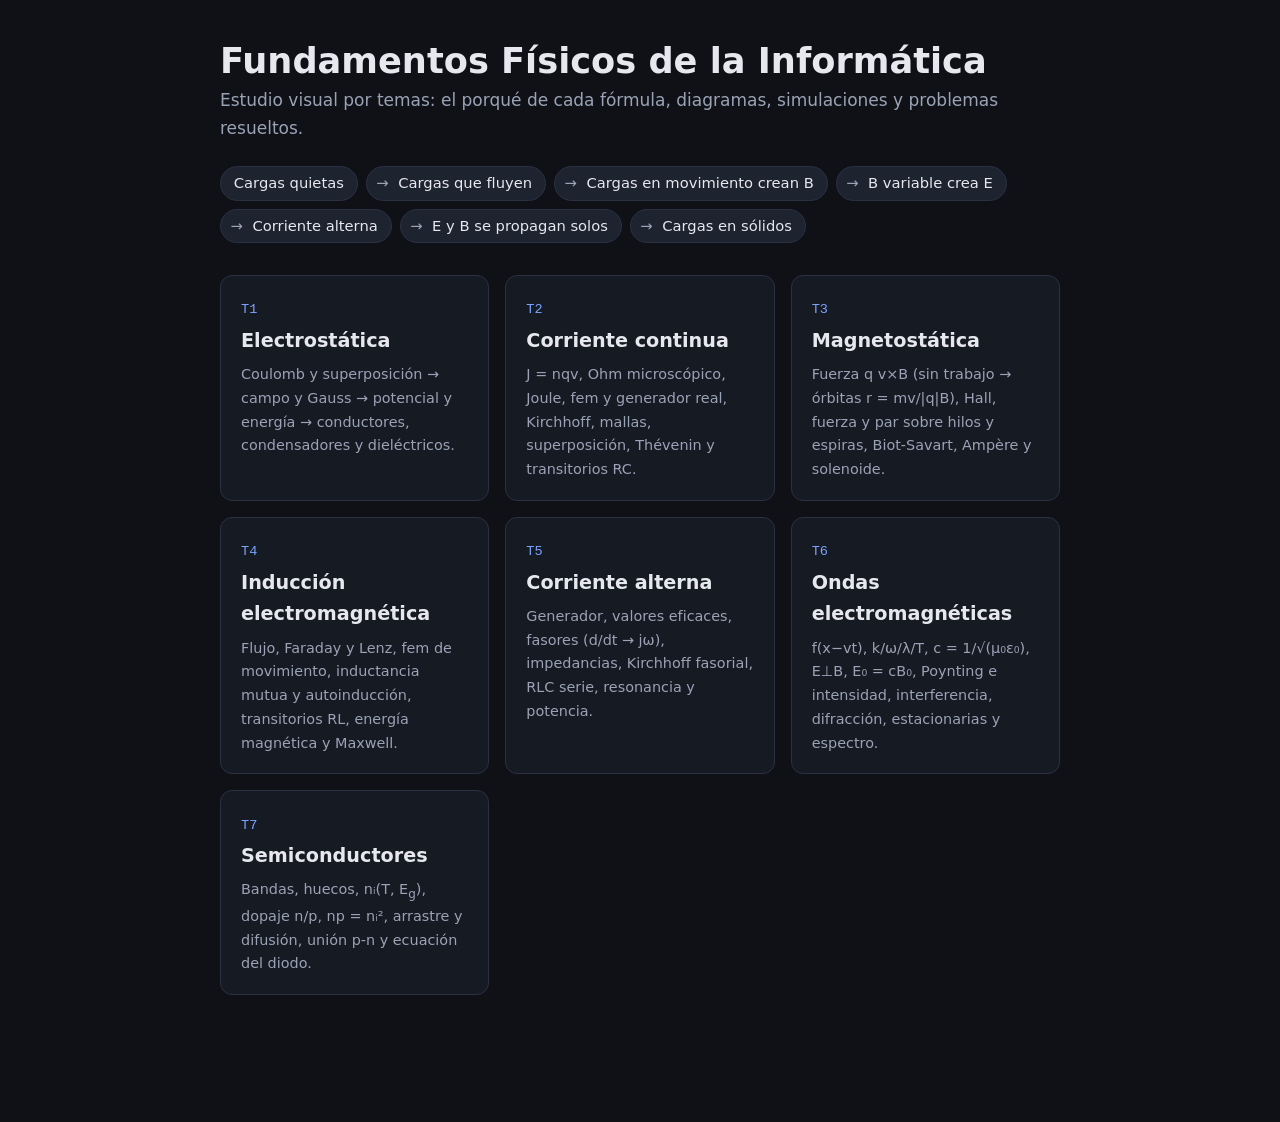
<file: index.html>
<!DOCTYPE html>
<html lang="es">
<head>
  <meta charset="utf-8">
  <meta name="viewport" content="width=device-width, initial-scale=1">
  <title>FFI · Estudio visual</title>
  <link rel="stylesheet" href="styles.css">
</head>
<body class="index">
  <main>
    <header class="theme">
      <h1>Fundamentos Físicos de la Informática</h1>
      <p class="subtitle">Estudio visual por temas: el porqué de cada fórmula, diagramas, simulaciones y problemas resueltos.</p>
    </header>
    <div class="chain">
      <span>Cargas quietas</span><span>Cargas que fluyen</span><span>Cargas en movimiento crean B</span><span>B variable crea E</span><span>Corriente alterna</span><span>E y B se propagan solos</span><span>Cargas en sólidos</span>
    </div>
    <div class="cards">
      <a class="card" href="T1.html"><span class="num">T1</span><h3>Electrostática</h3><p>Coulomb y superposición → campo y Gauss → potencial y energía → conductores, condensadores y dieléctricos.</p></a>
      <a class="card" href="T2.html"><span class="num">T2</span><h3>Corriente continua</h3><p>J = nqv, Ohm microscópico, Joule, fem y generador real, Kirchhoff, mallas, superposición, Thévenin y transitorios RC.</p></a>
      <a class="card" href="T3.html"><span class="num">T3</span><h3>Magnetostática</h3><p>Fuerza q v×B (sin trabajo → órbitas r = mv/|q|B), Hall, fuerza y par sobre hilos y espiras, Biot-Savart, Ampère y solenoide.</p></a>
      <a class="card" href="T4.html"><span class="num">T4</span><h3>Inducción electromagnética</h3><p>Flujo, Faraday y Lenz, fem de movimiento, inductancia mutua y autoinducción, transitorios RL, energía magnética y Maxwell.</p></a>
      <a class="card" href="T5.html"><span class="num">T5</span><h3>Corriente alterna</h3><p>Generador, valores eficaces, fasores (d/dt → jω), impedancias, Kirchhoff fasorial, RLC serie, resonancia y potencia.</p></a>
      <a class="card" href="T6.html"><span class="num">T6</span><h3>Ondas electromagnéticas</h3><p>f(x−vt), k/ω/λ/T, c = 1/√(μ₀ε₀), E⊥B, E₀ = cB₀, Poynting e intensidad, interferencia, difracción, estacionarias y espectro.</p></a>
      <a class="card" href="T7.html"><span class="num">T7</span><h3>Semiconductores</h3><p>Bandas, huecos, nᵢ(T, E<sub>g</sub>), dopaje n/p, np = nᵢ², arrastre y difusión, unión p-n y ecuación del diodo.</p></a>
    </div>
  </main>
</body>
</html>
</file>
<file: styles.css>
:root {
  --bg: #0f1117;
  --bg-2: #161a23;
  --bg-3: #1e2330;
  --fg: #e6e8ee;
  --fg-dim: #9aa3b5;
  --line: #2a3142;
  --accent: #7aa2ff;
  --why: #c792ea;
  --intuition: #5fd7a7;
  --formula: #7aa2ff;
  --trap: #ff6b6b;
  --example: #ffcb6b;
  --check: #4fd1e8;
  --tldr: #f78c6c;
  --pos: #ff7a7a;
  --neg: #6aa9ff;
  --field: #ffd166;
  --radius: 12px;
  --mono: "JetBrains Mono", "Fira Code", ui-monospace, monospace;
  --sans: "Inter", system-ui, -apple-system, "Segoe UI", sans-serif;
}

* { box-sizing: border-box; }

html { scroll-behavior: smooth; }

body {
  margin: 0;
  background: var(--bg);
  color: var(--fg);
  font: 17px/1.65 var(--sans);
  display: grid;
  grid-template-columns: 260px minmax(0, 1fr);
  min-height: 100vh;
}

a { color: var(--accent); text-decoration: none; }
a:hover { text-decoration: underline; }
a:focus-visible, summary:focus-visible, input:focus-visible { outline: 2px solid var(--accent); outline-offset: 2px; }

.toc {
  position: sticky;
  top: 0;
  height: 100vh;
  overflow-y: auto;
  padding: 1.5rem 1rem;
  background: var(--bg-2);
  border-right: 1px solid var(--line);
  font-size: 0.9rem;
}
.toc .home { display: block; margin-bottom: 1rem; color: var(--fg-dim); }
.toc h2 { font-size: 1rem; margin: 0 0 0.75rem; }
.toc ol { margin: 0; padding-left: 1.1rem; }
.toc li { margin: 0.3rem 0; }
.toc a { color: var(--fg-dim); }
.toc a.active, .toc a:hover { color: var(--fg); }

main {
  max-width: 920px;
  padding: 2.5rem 2.5rem 6rem;
  width: 100%;
}

header.theme h1 {
  font-size: 2.2rem;
  margin: 0 0 0.25rem;
  line-height: 1.2;
}
header.theme .subtitle { color: var(--fg-dim); margin: 0 0 1.5rem; }

section { margin: 3.5rem 0; scroll-margin-top: 1rem; }
section > h2 {
  font-size: 1.6rem;
  border-bottom: 1px solid var(--line);
  padding-bottom: 0.4rem;
}
h3 { font-size: 1.2rem; margin-top: 2rem; }

.map {
  background: var(--bg-2);
  border: 1px solid var(--line);
  border-radius: var(--radius);
  padding: 1rem;
  margin: 1.5rem 0;
}
.map svg { width: 100%; height: auto; display: block; }

.box {
  position: relative;
  border: 1px solid var(--line);
  border-left: 4px solid var(--c, var(--accent));
  background: var(--bg-2);
  border-radius: var(--radius);
  padding: 1rem 1.25rem;
  margin: 1.25rem 0;
}
.box > .label {
  display: inline-block;
  font-size: 0.75rem;
  font-weight: 700;
  letter-spacing: 0.08em;
  text-transform: uppercase;
  color: var(--c, var(--accent));
  margin-bottom: 0.35rem;
}
.box > :last-child { margin-bottom: 0; }

.why { --c: var(--why); }
.intuition { --c: var(--intuition); }
.formula { --c: var(--formula); text-align: center; font-size: 1.1rem; }
.formula .legend { text-align: left; font-size: 0.9rem; color: var(--fg-dim); }
.trap { --c: var(--trap); }
.example { --c: var(--example); }
.check { --c: var(--check); }
.tldr { --c: var(--tldr); background: linear-gradient(135deg, var(--bg-2), var(--bg-3)); }

.chain {
  display: flex;
  flex-wrap: wrap;
  align-items: center;
  gap: 0.5rem;
  margin: 1rem 0;
}
.chain > span {
  background: var(--bg-3);
  border: 1px solid var(--line);
  border-radius: 999px;
  padding: 0.25rem 0.8rem;
  font-size: 0.92rem;
}
.chain > span + span::before {
  content: "→";
  margin: 0 0.6rem 0 -0.2rem;
  color: var(--fg-dim);
}

details {
  background: var(--bg-3);
  border: 1px solid var(--line);
  border-radius: 8px;
  padding: 0.5rem 0.9rem;
  margin: 0.6rem 0;
}
details > summary {
  cursor: pointer;
  font-weight: 600;
  list-style: none;
}
details > summary::before { content: "▸ "; color: var(--fg-dim); }
details[open] > summary::before { content: "▾ "; }
details[open] > summary { margin-bottom: 0.5rem; }

.step { counter-increment: step; margin: 0.6rem 0; padding-left: 2rem; position: relative; }
.steps { counter-reset: step; }
.step::before {
  content: counter(step);
  position: absolute;
  left: 0;
  top: 0.1rem;
  width: 1.4rem;
  height: 1.4rem;
  border-radius: 50%;
  background: var(--example);
  color: var(--bg);
  font-size: 0.8rem;
  font-weight: 700;
  display: grid;
  place-items: center;
}

figure.diagram {
  margin: 1.5rem 0;
  background: var(--bg-2);
  border: 1px solid var(--line);
  border-radius: var(--radius);
  padding: 1rem;
}
figure.diagram svg { width: 100%; height: auto; display: block; max-height: 420px; }
figure.diagram figcaption { color: var(--fg-dim); font-size: 0.9rem; margin-top: 0.5rem; text-align: center; }

.sim {
  background: var(--bg-2);
  border: 1px solid var(--accent);
  border-radius: var(--radius);
  padding: 1rem 1.25rem;
  margin: 1.5rem 0;
}
.sim > .label {
  font-size: 0.75rem;
  font-weight: 700;
  letter-spacing: 0.08em;
  text-transform: uppercase;
  color: var(--accent);
}
.sim svg, .sim canvas { width: 100%; height: auto; display: block; background: var(--bg); border-radius: 8px; margin: 0.75rem 0; }
.sim .controls { display: grid; grid-template-columns: max-content 1fr max-content; gap: 0.4rem 0.8rem; align-items: center; font-size: 0.92rem; }
.sim input[type="range"] { width: 100%; accent-color: var(--accent); }
.sim select, .sim button {
  background: var(--bg-3);
  color: var(--fg);
  border: 1px solid var(--line);
  border-radius: 6px;
  padding: 0.25rem 0.5rem;
  font: inherit;
  cursor: pointer;
}
.sim select:focus, .sim button:hover { border-color: var(--accent); outline: none; }
.sim output { font-family: var(--mono); color: var(--field); min-width: 6ch; text-align: right; }
.sim .readout { font-family: var(--mono); font-size: 0.92rem; color: var(--fg-dim); margin-top: 0.5rem; }

table {
  width: 100%;
  border-collapse: collapse;
  margin: 1rem 0;
  font-size: 0.95rem;
}
th, td { border: 1px solid var(--line); padding: 0.45rem 0.7rem; text-align: left; vertical-align: top; }
th { background: var(--bg-3); }

code, kbd { font-family: var(--mono); font-size: 0.9em; background: var(--bg-3); padding: 0.1em 0.35em; border-radius: 4px; }

.pos { color: var(--pos); }
.neg { color: var(--neg); }
.hl { color: var(--field); font-weight: 600; }
.dim { color: var(--fg-dim); }

.katex { position: relative; }
.katex-display { overflow-x: auto; overflow-y: hidden; padding: 0.25rem 0; }

.cards {
  display: grid;
  grid-template-columns: repeat(auto-fill, minmax(250px, 1fr));
  gap: 1rem;
  margin: 2rem 0;
}
.cards a.card {
  display: block;
  background: var(--bg-2);
  border: 1px solid var(--line);
  border-radius: var(--radius);
  padding: 1.1rem 1.25rem;
  color: var(--fg);
  transition: border-color 0.15s, transform 0.15s;
}
.cards a.card:hover { border-color: var(--accent); transform: translateY(-2px); text-decoration: none; }
.cards .num { color: var(--accent); font-family: var(--mono); font-size: 0.85rem; }
.cards h3 { margin: 0.2rem 0 0.4rem; }
.cards p { margin: 0; color: var(--fg-dim); font-size: 0.9rem; }

body.index { display: block; }
body.index main { margin: 0 auto; }

@media (max-width: 900px) {
  body { grid-template-columns: minmax(0, 1fr); }
  .toc { position: static; height: auto; border-right: none; border-bottom: 1px solid var(--line); }
  main { padding: 1.5rem 1.1rem 4rem; }
  table { display: block; overflow-x: auto; }
  .sim .controls { grid-template-columns: 1fr; }
  .step { overflow-x: auto; }
}

@media print {
  body { display: block; background: #fff; color: #000; }
  .toc, .sim .controls { display: none; }
  details { display: block; }
  details > * { display: block !important; }
}
</file>
